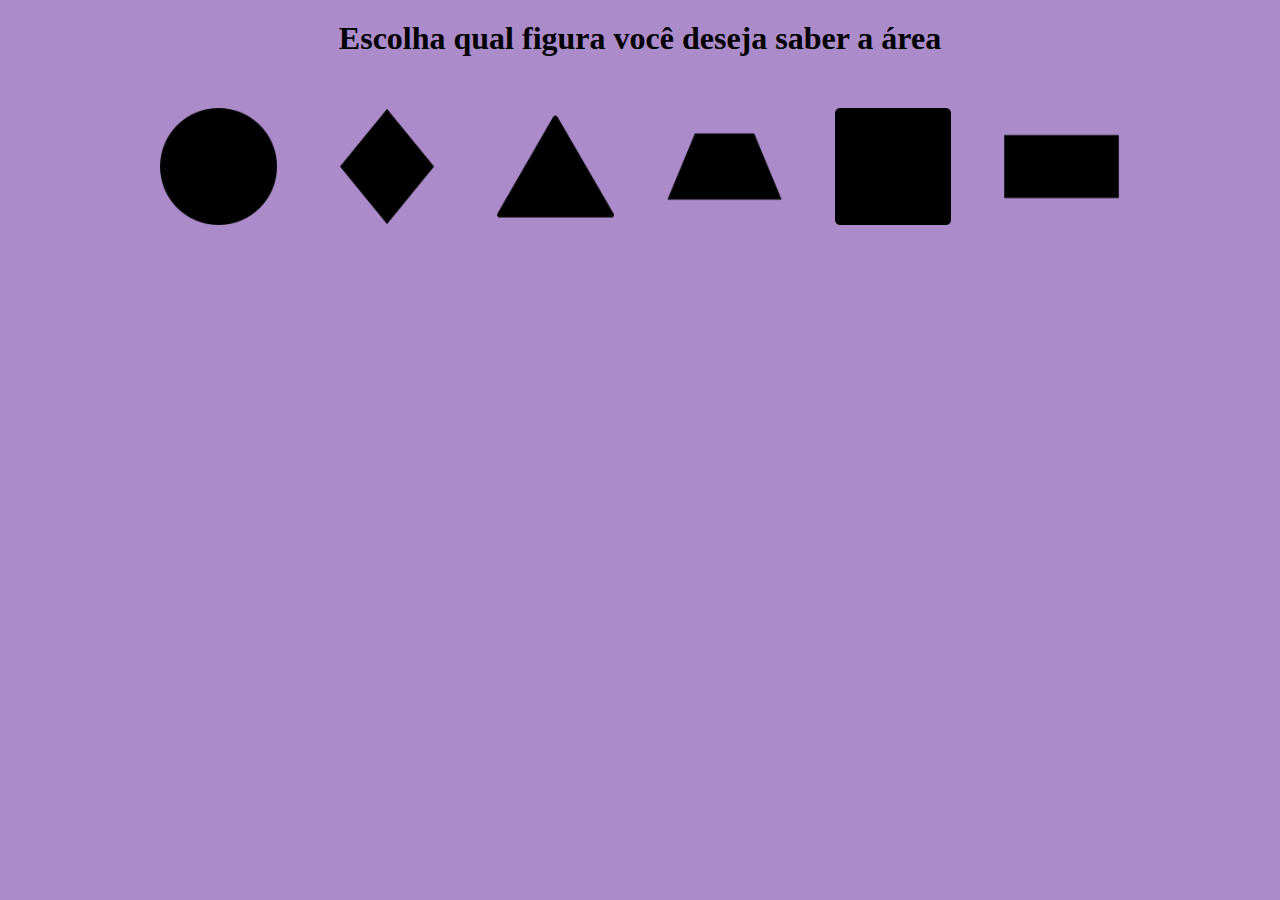
<file: index.html>
<!DOCTYPE html>
<html lang="en">

<head>
  <meta charset="UTF-8">
  <meta name="viewport" content="width=device-width, initial-scale=1.0">
  <link rel="icon" href="./img/calculator_icon-icons.com_72046.ico" type="img">
  <link rel="stylesheet" href="style.css">
  <title>Calculadora de Área</title>
</head>

<body>
  <div class="main_container">

    <nav>
      <h1>Escolha qual figura você deseja saber a área</h1>
      <div class="navegacao">
        <button class="nav_button" onclick="shoWcircleCalculator()"><img src="./img/circulo.png"
            alt="circulo preto"></button>
        <button class="nav_button" onclick="shoWlosangCalculator()"><img src="./img/losango.png"
            alt="closango preto"></button>
        <button class="nav_button" onclick="shoWtriangCalculator()"><img src="./img/triangulo.png"
            alt="triangulo preto"></button>
        <button class="nav_button" onclick="shoWtrapezCalculator()"><img src="./img/trapezio.png"
            alt="trapezio preto"></button>
        <button class="nav_button" onclick="shoWsquareCalculator()"><img src="./img/quadrado.png"
            alt="quadrado preto"></button>
        <button class="nav_button" onclick="shoWretangCalculator()"><img src="./img/retangulo.png"
            alt="retangulo preto"></button>
      </div>
    </nav>
    <div class="dados">
      <div id="circle" class="calculator"> <!--FEITO-->
        <h2>Calculando Área do circulo...</h2>
        <label for="radius">Comprimento do Raio:</label>
        <input type="number" id="radius">
        <button onclick="calculateCircleArea()">Calcular</button>
        <p id="circleResult"></p>
      </div>

      <div id="losang" class="calculator"> <!--FEITO-->
        <h2>Calculando Área do losango...</h2>
        <label for="bigDiagonal">Comprimento da diagonal maior (D):</label>
        <input type="number" id="bigDiagonal">
        <label for="smallDiagonal">Comprimento da diagonal menor (d):</label>
        <input type="number" id="smallDiagonal">
        <button onclick="calculateLosangArea()">Calcular</button>
        <p id="losangResult"></p>
      </div>

      <div id="triang" class="calculator"><!--FEITO-->
        <h2>Calculando Área do triangulo...</h2>
        <label for="baseTri">Comprimento da base:</label>
        <input type="number" id="baseTri">
        <label for="heigthTri">Comprimento da altura:</label>
        <input type="number" id="heigthTri">
        <button onclick="calculateTriangArea()">Calcular</button>
        <p id="triangResult"></p>
      </div>

      <div id="trapez" class="calculator"> <!--FEITO-->
        <h2>Calculando Área do trapézio...</h2>
        <label for="bigBase">Comprimento da base maior (B):</label>
        <input type="number" id="bigBase">
        <label for="smallBase">Comprimento da base menor(b):</label>
        <input type="number" id="smallBase">
        <label for="heigth">Comprimento da altura (h):</label>
        <input type="number" id="heigth">
        <button onclick="calculateTrapezArea()">Calcular</button>
        <p id="trapezResult"></p>
      </div>

      <div id="square" class="calculator"> <!--FEITO-->
        <h2>Calculando Área do quadrado...</h2>
        <label for="sideLength">Comprimento do lado:</label>
        <input type="number" id="sideLength">
        <button onclick="calculateSquareArea()">Calcular</button>
        <p id="squareResult"></p>
      </div>

      <div id="retang" class="calculator"> <!--FEITO-->
        <h2>Calculando Área do retângulo...</h2>
        <label for="baseRet">Comprimento da base:</label>
        <input type="number" id="baseRet">
        <label for="heigthRet">Comprimento da altura:</label>
        <input type="number" id="heigthRet">
        <button onclick="calculateRetangArea()">Calcular</button>
        <p id="retangResult"></p>
      </div>
    </div>

  </div>

  <script>
    const circleCalculator = document.getElementById('circle');
    const losangCalculator = document.getElementById('losang');
    const triangCalculator = document.getElementById('triang');
    const trapezCalculator = document.getElementById('trapez');
    const squareCalculator = document.getElementById('square');
    const retangCalculator = document.getElementById('retang');

    function shoWsquareCalculator() {
      squareCalculator.style.display = 'block';
      circleCalculator.style.display = 'none';
      losangCalculator.style.display = 'none';
      trapezCalculator.style.display = 'none';
      retangCalculator.style.display = 'none';
      triangCalculator.style.display = 'none';
    }
    function shoWcircleCalculator() {
      squareCalculator.style.display = 'none';
      circleCalculator.style.display = 'block';
      losangCalculator.style.display = 'none';
      trapezCalculator.style.display = 'none';
      retangCalculator.style.display = 'none';
      triangCalculator.style.display = 'none';
    }
    function shoWlosangCalculator() {
      squareCalculator.style.display = 'none';
      circleCalculator.style.display = 'none';
      losangCalculator.style.display = 'block';
      trapezCalculator.style.display = 'none';
      retangCalculator.style.display = 'none';
      triangCalculator.style.display = 'none';
    }
    function shoWtrapezCalculator() {
      squareCalculator.style.display = 'none';
      circleCalculator.style.display = 'none';
      losangCalculator.style.display = 'none';
      trapezCalculator.style.display = 'block';
      retangCalculator.style.display = 'none';
      triangCalculator.style.display = 'none';
    }
    function shoWretangCalculator() {
      squareCalculator.style.display = 'none';
      circleCalculator.style.display = 'none';
      losangCalculator.style.display = 'none';
      trapezCalculator.style.display = 'none';
      retangCalculator.style.display = 'block';
      triangCalculator.style.display = 'none';
    }
    function shoWtriangCalculator() {
      squareCalculator.style.display = 'none';
      circleCalculator.style.display = 'none';
      losangCalculator.style.display = 'none';
      trapezCalculator.style.display = 'none';
      retangCalculator.style.display = 'none';
      triangCalculator.style.display = 'block';
    }

    function calculateSquareArea() {
      const sideLength = parseFloat(document.getElementById('sideLength').value);
      const area = sideLength * sideLength;
      document.getElementById('squareResult').textContent = `Área: ${area}`;
    }

    function calculateCircleArea() {
      const radius = parseFloat(document.getElementById('radius').value);
      const area = Math.PI * radius * radius;
      document.getElementById('circleResult').textContent = `Área: ${area.toFixed(2)}`;
    }

    function calculateLosangArea() {
      const bigDiagonal = parseFloat(document.getElementById('bigDiagonal').value);
      const smallDiagonal = parseFloat(document.getElementById('smallDiagonal').value);
      const area = (bigDiagonal * smallDiagonal) / 2;
      document.getElementById('losangResult').textContent = `Área: ${area}`;
    }

    function calculateTrapezArea() {
      const bigBase = parseFloat(document.getElementById('bigBase').value);
      const smallBase = parseFloat(document.getElementById('smallBase').value);
      const heigth = parseFloat(document.getElementById('heigth').value);
      const area = ((bigBase + smallBase) * heigth) / 2;
      document.getElementById('trapezResult').textContent = `Área: ${area}`;
    }

    function calculateTriangArea() {
      const baseTri = parseFloat(document.getElementById('baseTri').value);
      const heigthTri = parseFloat(document.getElementById('heigthTri').value);
      const area = (baseTri * heigthTri) / 2;
      document.getElementById('triangResult').textContent = `Área: ${area}`;
    }

    function calculateRetangArea() {
      const baseRet = parseFloat(document.getElementById('baseRet').value);
      const heigthRet = parseFloat(document.getElementById('heigthRet').value);
      const area = baseRet * heigthRet;
      document.getElementById('retangResult').textContent = `Área: ${area}`;
    }
  </script>

</body>

</html>
</file>
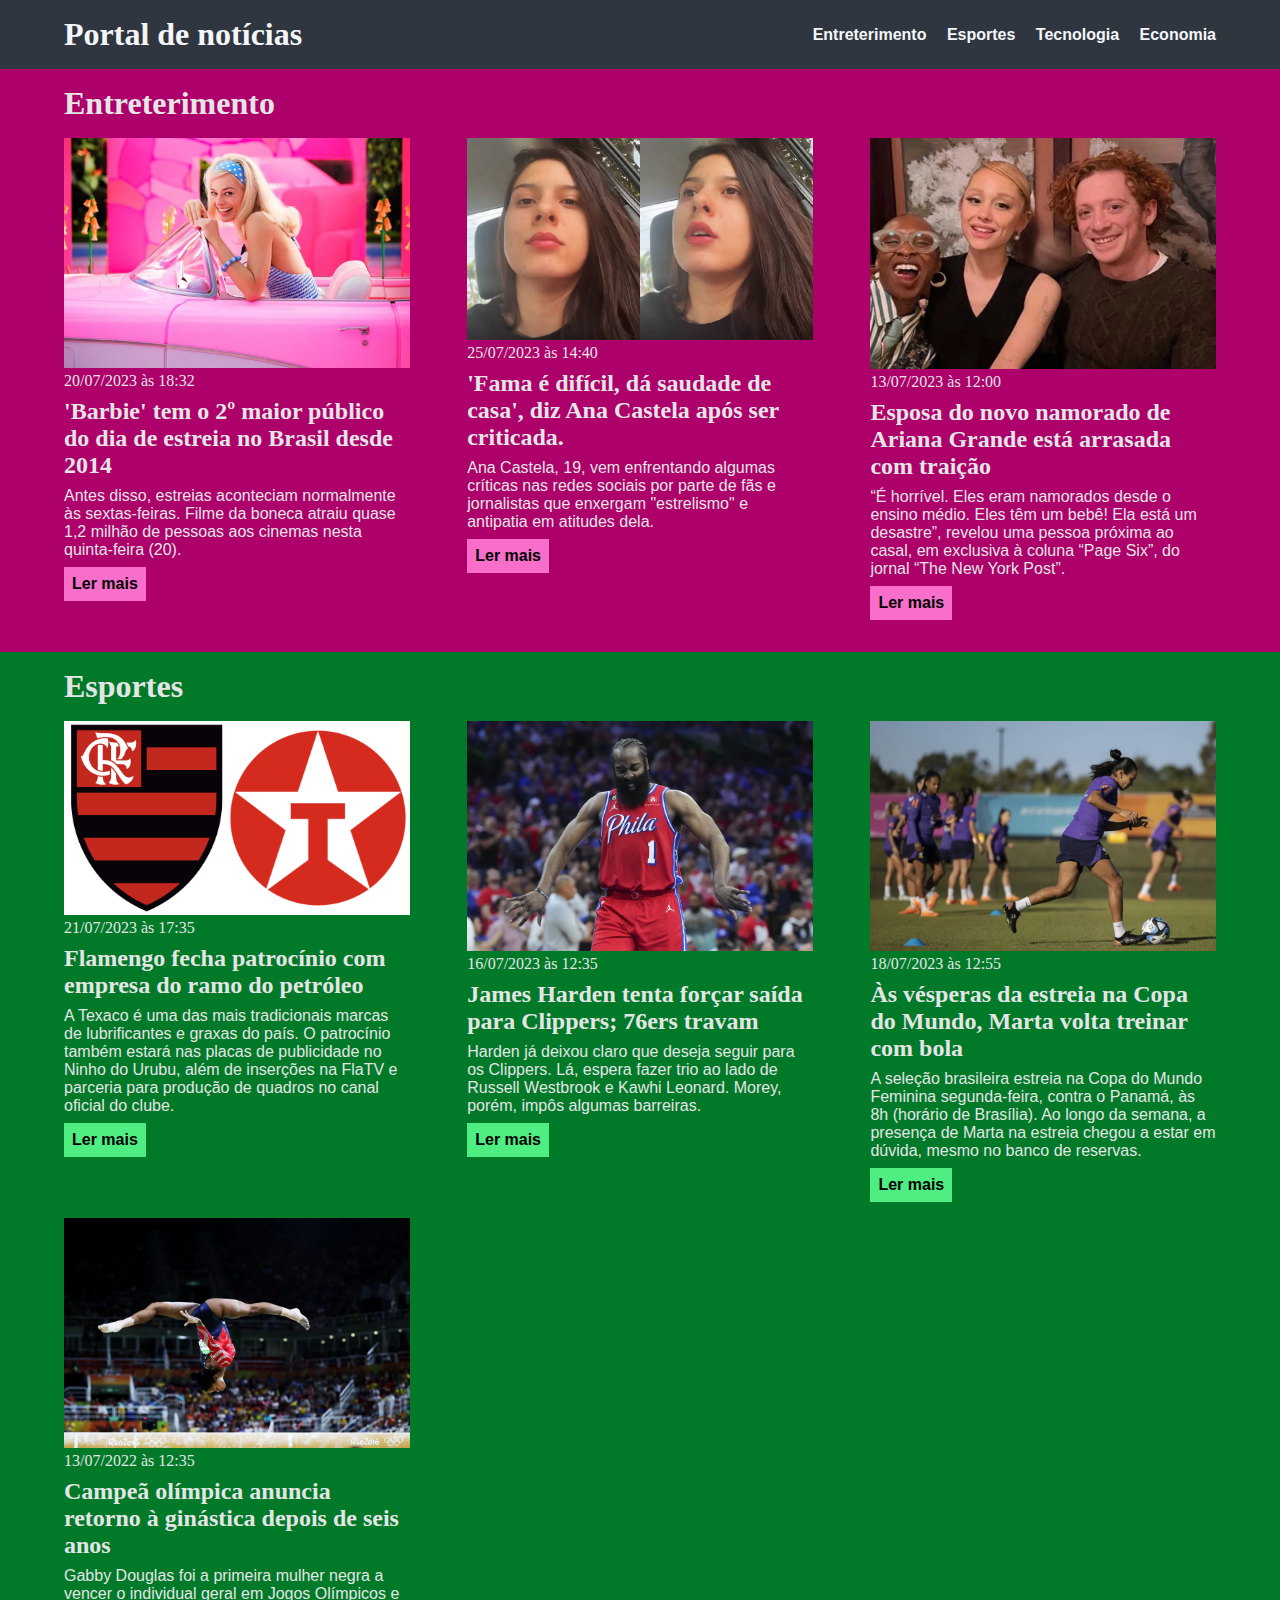
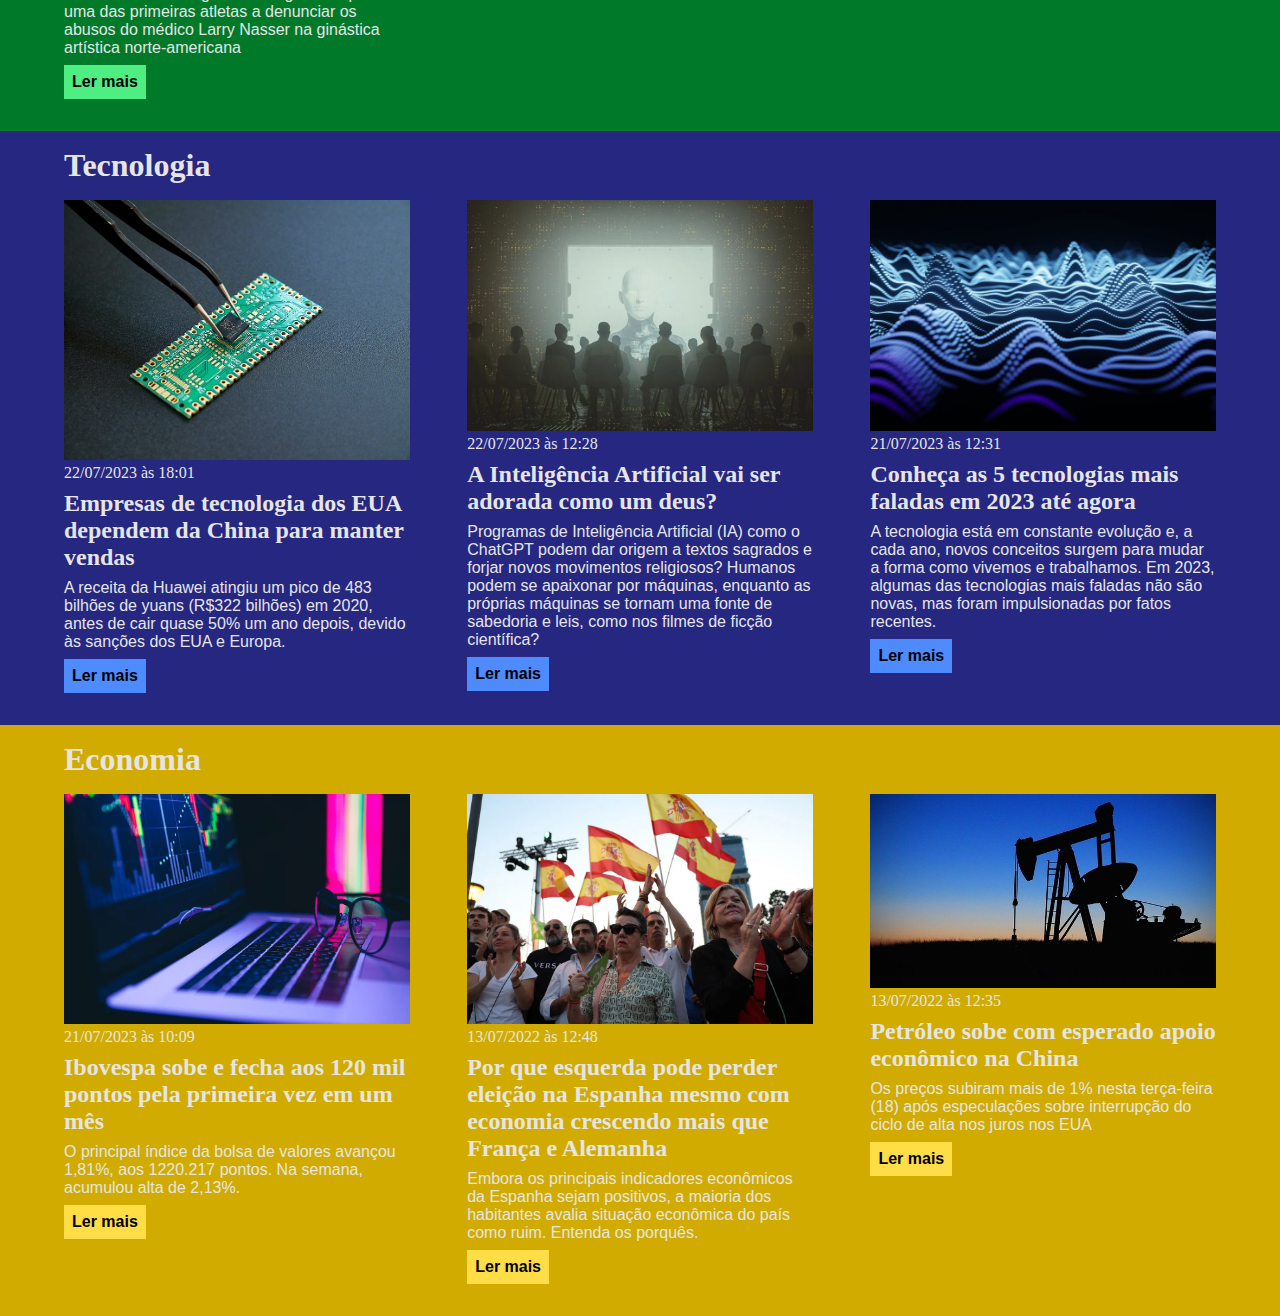
<file: Exercicios/mod4/index.html>
<!DOCTYPE html>
<html lang="pt-BR">
<head>
    <meta charset="UTF-8">
    <meta http-equiv="X-UA-Compatible" content="IE=edge">
    <meta name="viewport" content="width=device-width, initial-scale=1.0">
    <title>Portal Notícias</title>
    <link rel="stylesheet" href="./main.css" />
</head>
<body>
    <header>
        <div class="container">
            <h1>Portal de notícias</h1>
            <nav>
                <ul>
                    <li>
                        <a href="#entreteriment" title="Ir para a seção de entreterimento">Entreterimento</a>
                    </li>
                    <li>
                        <a href="#sports" title="Ir para a seção de esportes">Esportes</a>
                    </li>
                    <li>
                        <a href="#tecnology" title="Ir para a seção de tecnologia">Tecnologia</a>
                    </li>
                    <li>
                        <a href="#economy" title="Ir para a seção de notícias">Economia</a>
                    </li>
                </ul>
            </nav>
        </div>
    </header>
    <section id="entreteriment">
        <div class="container">
            <h2>Entreterimento</h2>
            <div class="articles">
                <article>
                    <img src="./imagens/barbie.webp" alt="Barbie" />
                    <header>
                        <time>20/07/2023 às 18:32</time>
                    </header>
                    <h3>'Barbie' tem o 2º maior público do dia de estreia no Brasil desde 2014</h3>
                    <p>
                        Antes disso, estreias aconteciam normalmente às sextas-feiras. Filme da boneca atraiu quase 1,2 milhão de pessoas aos cinemas nesta quinta-feira (20).
                    </p>
                    <a href="https://g1.globo.com/pop-arte/cinema/noticia/2023/07/21/barbie-tem-o-2o-maior-publico-do-dia-de-estreia-no-brasil-desde-2014.ghtml" title="Leia a notícia completa">Ler mais</a>
                </article>
                <article>
                    <img src="./imagens/anaCastela.jpg" alt="Cantora Ana Castela" />
                    <header>
                        <time>25/07/2023 às 14:40</time>
                    </header>
                    <h3>'Fama é difícil, dá saudade de casa', diz Ana Castela após ser criticada.</h3>
                    <p>
                        Ana Castela, 19, vem enfrentando algumas críticas nas redes sociais por parte de fãs e jornalistas que enxergam "estrelismo" e antipatia em atitudes dela.
                    </p>
                    <a href="https://www.uol.com.br/splash/colunas/lucas-pasin/2023/07/22/fama-e-dificil-da-saudade-de-casa-diz-ana-castela-apos-ser-criticada.htm" title="Leia a notícia completa">Ler mais</a>
                </article>
                <article>
                    <img src="./imagens/ariana_grande.jpg" alt="Cantora Ariana Grande com novo namorado e amiga" />
                    <header>
                        <time>13/07/2023 às 12:00</time>
                    </header>
                    <h3>Esposa do novo namorado de Ariana Grande está arrasada com traição</h3>
                    <p>
                        “É horrível. Eles eram namorados desde o ensino médio. Eles têm um bebê! Ela está um desastre”, revelou uma pessoa próxima ao casal, em exclusiva à coluna “Page Six”, do jornal “The New York Post”.
                    </p>
                    <a href="https://www.ofuxico.com.br/separacao/esposa-do-novo-namorado-de-ariana-grande-esta-arrasada-com-traicao/" title="Leia a notícia completa">Ler mais</a>
                </article>
            </div>
        </div>
    </section>
    <section id="sports">
        <div class="container">
            <h2>Esportes</h2>
            <div class="articles">
                <article>
                    <img src="./imagens/flaxtex.png" alt="Logo do Flamengo e Texaco" />
                    <header>
                        <time class="creation-date">21/07/2023 às 17:35</time>
                    </header>
                    <h3>Flamengo fecha patrocínio com empresa do ramo do petróleo</h3>
                    <p>
                        A Texaco é uma das mais tradicionais marcas de lubrificantes e graxas do país. O patrocínio também estará nas placas de publicidade no Ninho do Urubu, além de inserções na FlaTV e parceria para produção de quadros no canal oficial do clube.
                    </p>
                    <a href="https://ge.globo.com/futebol/times/flamengo/noticia/2023/07/21/flamengo-fecha-patrocinio-com-empresa-do-ramo-do-petroleo.ghtml" title="Leia a notícia completa">Ler mais</a>
                </article>
                <article>
                    <img src="./imagens/nba.webp" alt="Jogador da NBA expressando raiva" />
                    <header>
                        <time>16/07/2023 às 12:35</time>
                    </header>
                    <h3>James Harden tenta forçar saída para Clippers; 76ers travam</h3>
                    <p>
                        Harden já deixou claro que deseja seguir para os Clippers. Lá, espera fazer trio ao lado de Russell Westbrook e Kawhi Leonard. Morey, porém, impôs algumas barreiras.
                    </p>
                    <a href="https://ge.globo.com/basquete/nba/noticia/2023/07/19/james-harden-tenta-forcar-saida-para-clippers-76ers-travam.ghtml" title="Leia a notícia completa">Ler mais</a>
                </article>
                <article>
                    <img src="./imagens/marta-treino.webp" title="Jogadora Marta treinando com a bola de futebol no campo" />
                    <header>
                        <time>18/07/2023 às 12:55</time>
                    </header>
                    <h3>Às vésperas da estreia na Copa do Mundo, Marta volta treinar com bola</h3>
                    <p>
                        A seleção brasileira estreia na Copa do Mundo Feminina segunda-feira, contra o Panamá, às 8h (horário de Brasília). Ao longo da semana, a presença de Marta na estreia chegou a estar em dúvida, mesmo no banco de reservas.
                    </p>
                    <a href="https://ge.globo.com/futebol/copa-do-mundo-feminina/noticia/2023/07/22/as-vesperas-da-estreia-na-copa-marta-volta-treinar-com-bola.ghtml" title="Leia a notícia completa">Ler mais</a>
                </article>
                <article>
                    <img src="./imagens/ginasta.webp" title="Ginasta dando uma cambalhota no ar" />
                    <header>
                        <time>13/07/2022 às 12:35</time>
                    </header>
                    <h3>Campeã olímpica anuncia retorno à ginástica depois de seis anos</h3>
                    <p>
                        Gabby Douglas foi a primeira mulher negra a vencer o individual geral em Jogos Olímpicos e uma das primeiras atletas a denunciar os abusos do médico Larry Nasser na ginástica artística norte-americana
                    </p>
                    <a href="https://ge.globo.com/ginastica-artistica/noticia/2023/07/13/campea-olimpica-anuncia-retorno-a-ginastica-depois-de-seis-anos.ghtml" title="Leia a notícia completa">Ler mais</a>
                </article>
            </div>
        </div>
    </section>
    <section id="tecnology">
        <div class="container">
            <h2>Tecnologia</h2>
            <div class="articles">
                <article>
                    <img src="./imagens//placa.jpeg" alt="Chip sendo colocado em uma placa" />
                    <header>
                        <time>22/07/2023 às 18:01</time>
                    </header>
                    <h3>Empresas de tecnologia dos EUA dependem da China para manter vendas</h3>
                    <p>
                        A receita da Huawei atingiu um pico de 483 bilhões de yuans (R$322 bilhões) em 2020, antes de cair quase 50% um ano depois, devido às sanções dos EUA e Europa.
                    </p>
                    <a href="https://www.brasildefato.com.br/2023/07/22/empresas-de-tecnologia-dos-eua-dependem-da-china-para-manter-vendas" title="Leia a notícia completa">Ler mais</a>
                </article>
                <article>
                    <img src="./imagens/ai_god.webp" alt="Pessoas adorando uma IA" />
                    <header>
                        <time>22/07/2023 às 12:28</time>
                    </header>
                    <h3>A Inteligência Artificial vai ser adorada como um deus?</h3>
                    <p>
                        Programas de Inteligência Artificial (IA) como o ChatGPT podem dar origem a textos sagrados e forjar novos movimentos religiosos? Humanos podem se apaixonar por máquinas, enquanto as próprias máquinas se tornam uma fonte de sabedoria e leis, como nos filmes de ficção científica?
                    </p>
                    <a href="https://g1.globo.com/tecnologia/noticia/2023/07/22/a-inteligencia-artificial-vai-ser-adorada-como-um-deus.ghtml" title="Leia a notícia completa">Ler mais</a>
                </article>
                <article>
                    <img src="./imagens/ondas.jpg" alt="Ondas energéticas" />
                    <header>
                        <time>21/07/2023 às 12:31</time>
                    </header>
                    <h3>Conheça as 5 tecnologias mais faladas em 2023 até agora</h3>
                    <p>
                        A tecnologia está em constante evolução e, a cada ano, novos conceitos surgem para mudar a forma como vivemos e trabalhamos. Em 2023, algumas das tecnologias mais faladas não são novas, mas foram impulsionadas por fatos recentes.
                    </p>
                    <a href="https://forbes.com.br/forbes-tech/2023/07/conheca-as-5-tecnologias-mais-faladas-em-2023-ate-agora/" title="Leia a notícia completa">Ler mais</a>
                </article>
            </div>
        </div>
    </section>
    <section id="economy">
        <div class="container">
            <h2>Economia</h2>
            <div class="articles">
                <article>
                    <img src="./imagens/notebook.webp" alt="Óculos em cima de um notebook com análises" />
                    <header>
                        <time>21/07/2023 às 10:09</time>
                    </header>
                    <h3>Ibovespa sobe e fecha aos 120 mil pontos pela primeira vez em um mês</h3>
                    <p>
                        O principal índice da bolsa de valores avançou 1,81%, aos 1220.217 pontos. Na semana, acumulou alta de 2,13%.
                    </p>
                    <a href="https://g1.globo.com/economia/noticia/2023/07/21/ibovespa.ghtml" title="Leia a notícia completa">Ler mais</a>
                </article>
                <article>
                    <img src="./imagens/manifestacao.webp" alt="Pessoas em manifestação em Portugual" />
                    <header>
                        <time>13/07/2022 às 12:48</time>
                    </header>
                    <h3>Por que esquerda pode perder eleição na Espanha mesmo com economia crescendo mais que França e Alemanha</h3>
                    <p>
                        Embora os principais indicadores econômicos da Espanha sejam positivos, a maioria dos habitantes avalia situação econômica do país como ruim. Entenda os porquês.
                    </p>
                    <a href="https://g1.globo.com/mundo/noticia/2023/07/22/por-que-esquerda-pode-perder-eleicao-na-espanha-mesmo-com-economia-crescendo-mais-que-franca-e-alemanha.ghtml" title="Leia a notícia completa">Ler mais</a>
                </article>
                <article>
                    <img src="./imagens/petroleo.jpg" alt="Extração de petróleo" />
                    <header>
                        <time>13/07/2022 às 12:35</time>
                    </header>
                    <h3>
                        Petróleo sobe com esperado apoio econômico na China</h3>
                    <p>
                        Os preços subiram mais de 1% nesta terça-feira (18) após especulações sobre interrupção do ciclo de alta nos juros nos EUA
                    </p>
                    <a href="https://forbes.com.br/forbes-money/2023/07/petroleo-sobe-com-esperado-apoio-economico-na-china/" title="Leia a notícia completa">Ler mais</a>
                </article>
            </div>
        </div>
    </section>
</body>
</html>
</file>
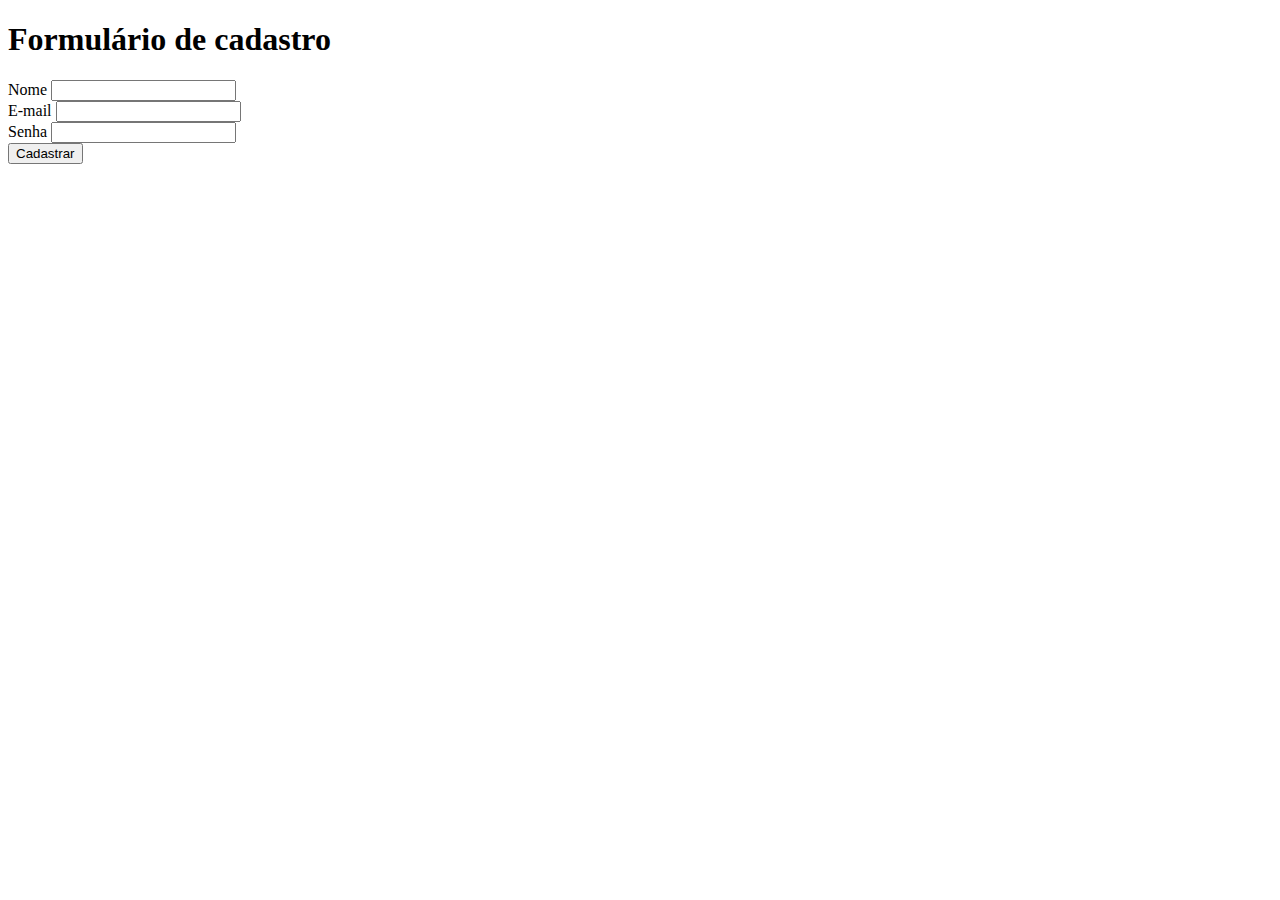
<file: formularios_md2.html>
<!DOCTYPE html>
<html lang="pt-br">
<head>
    <meta charset="UTF-8">
    <meta name="viewport" content="width=device-width, initial-scale=1.0">
    <title>Formulário HTML</title>
</head>
<body>
    <form>
        <h1>Formulário de cadastro</h1>
        <label for="nome">Nome </label><input required="true" type="text"><br/>
        <label for="email">E-mail </label><input required="true" type="email"><br/>
        <label for="senha">Senha </label><input required="true" type="password"><br/>
        <button type="submit">Cadastrar</button>
    </form>
</body>
</html>
</file>
<file: style.css>
*{
    box-sizing: border-box;
    justify-content: center;
}

body{
    background-color: rgb(172, 139, 202);
}

h1{
    font-size: 32px;
    margin: 0 auto;
    display: flex;
}

.calculator {
    display: none;
    margin: 0 auto;
}

nav{
    width: 80%;
    margin: 20px auto;
    justify-content: center;
}

.navegacao{
    display: flex;
    align-items: flex-end;
    margin-top: 30px;
}

.nav_button{
    border: none;
    margin: 20px;
    width: 30%;
    background-color: rgb(172, 139, 202);
}

img:hover{
    transform: scale(1.1);
    transition: all 0.5s;
}

img{
    width: 100%;
}

#square.calculator,
#triang.calculator,
#losang.calculator,
#circle.calculator,
#trapez.calculator,
#retang.calculator{
    background-color: rgba(61, 30, 90, 0.699);
    margin: 0 auto;
    padding: 20px;
    width: 75%;
    border-radius: 15px;
    box-shadow: 0px 0px 10px 4px rgb(61, 30, 90);
    justify-content: center;
}

label{
    margin: 20px;
}

input{
    display: block;
    width: 50%;
    margin: 10px 25px;
    border-radius: 5px;
    border: none;
    height: 25px;
    box-shadow: 0px 0px 5px 2px rgb(61, 30, 90);
}

.dados button{
    width: 150px;
    height: 30px;
    border-radius: 5px;
    border: none;
    margin: 10px auto;
    color: rgb(240, 240, 240);
    background-color: rgba(42, 16, 66, 0.699);
}

.dados button:hover{
    background-color: rgb(7, 190, 105);
}

p{
    font-size: 20px;
    font-weight: bold;
    margin: 10px auto;
}
</file>
<file: Exercicios/mod4/main.css>
*{
    box-sizing: border-box;
    margin: 0;
    padding: 0;
}

body > header{
    background-color: #2f3640;
    padding: 16px 0;
    color: #f5f6fa;
}

header .container{
    display: flex;
    align-items: center;
    justify-content: space-between;
}

header li {
    display: inline;
    font-family: Arial, Helvetica, sans-serif;
    font-weight: bold;
    margin-left: 16px;
}

header li a{
    color: #f5f6fa;
    text-decoration: none;
}

.container{
    width: 90%;
    margin: 0 auto;
}

.articles{
    display: flex;
    flex-wrap: wrap;
    justify-content: space-between;
}

.articles article img{
    width: 100%;
}

.articles article{
    width: 30%;
}

section{
    padding: 16px 0;
}

section h2,
.articles article{
    margin-bottom: 16px;
}

.articles article h3{
    margin-top: 8px;
    margin-bottom: 8px;
}

.articles article a{
    background-color: blue;
    color: #000000;
    padding: 8px;
    display: inline-block;
    text-decoration: none;
    font-weight: bold;
    margin-top: 8px;
}

.articles article a:hover{
    text-decoration: underline;
}

.articles article p,
.articles article a{
    font-family: Arial, Helvetica, sans-serif;
}

.articles article h3{
    font-size: 24px;
}

section h2{
    font-size: 32px;
}

#sports{
    background-color: #007a29;
    color: #e5e5e5;
}

#sports .articles article a{
    background-color: #4eee83;
}

#economy{
    background-color: rgb(209, 171, 0);
    color: #e5e5e5;
}

#economy .articles article a{
    background-color: rgb(255, 221, 71);
}

#entreteriment{
    background-color: #ad006b;
    color: #e5e5e5;
}

#entreteriment .articles article a{
    background-color: #f76fca;
}

#tecnology{
    background-color: #252781;
    color: #e5e5e5;
}

#tecnology .articles article a{
    background-color: #4d8bff;
}
</file>
